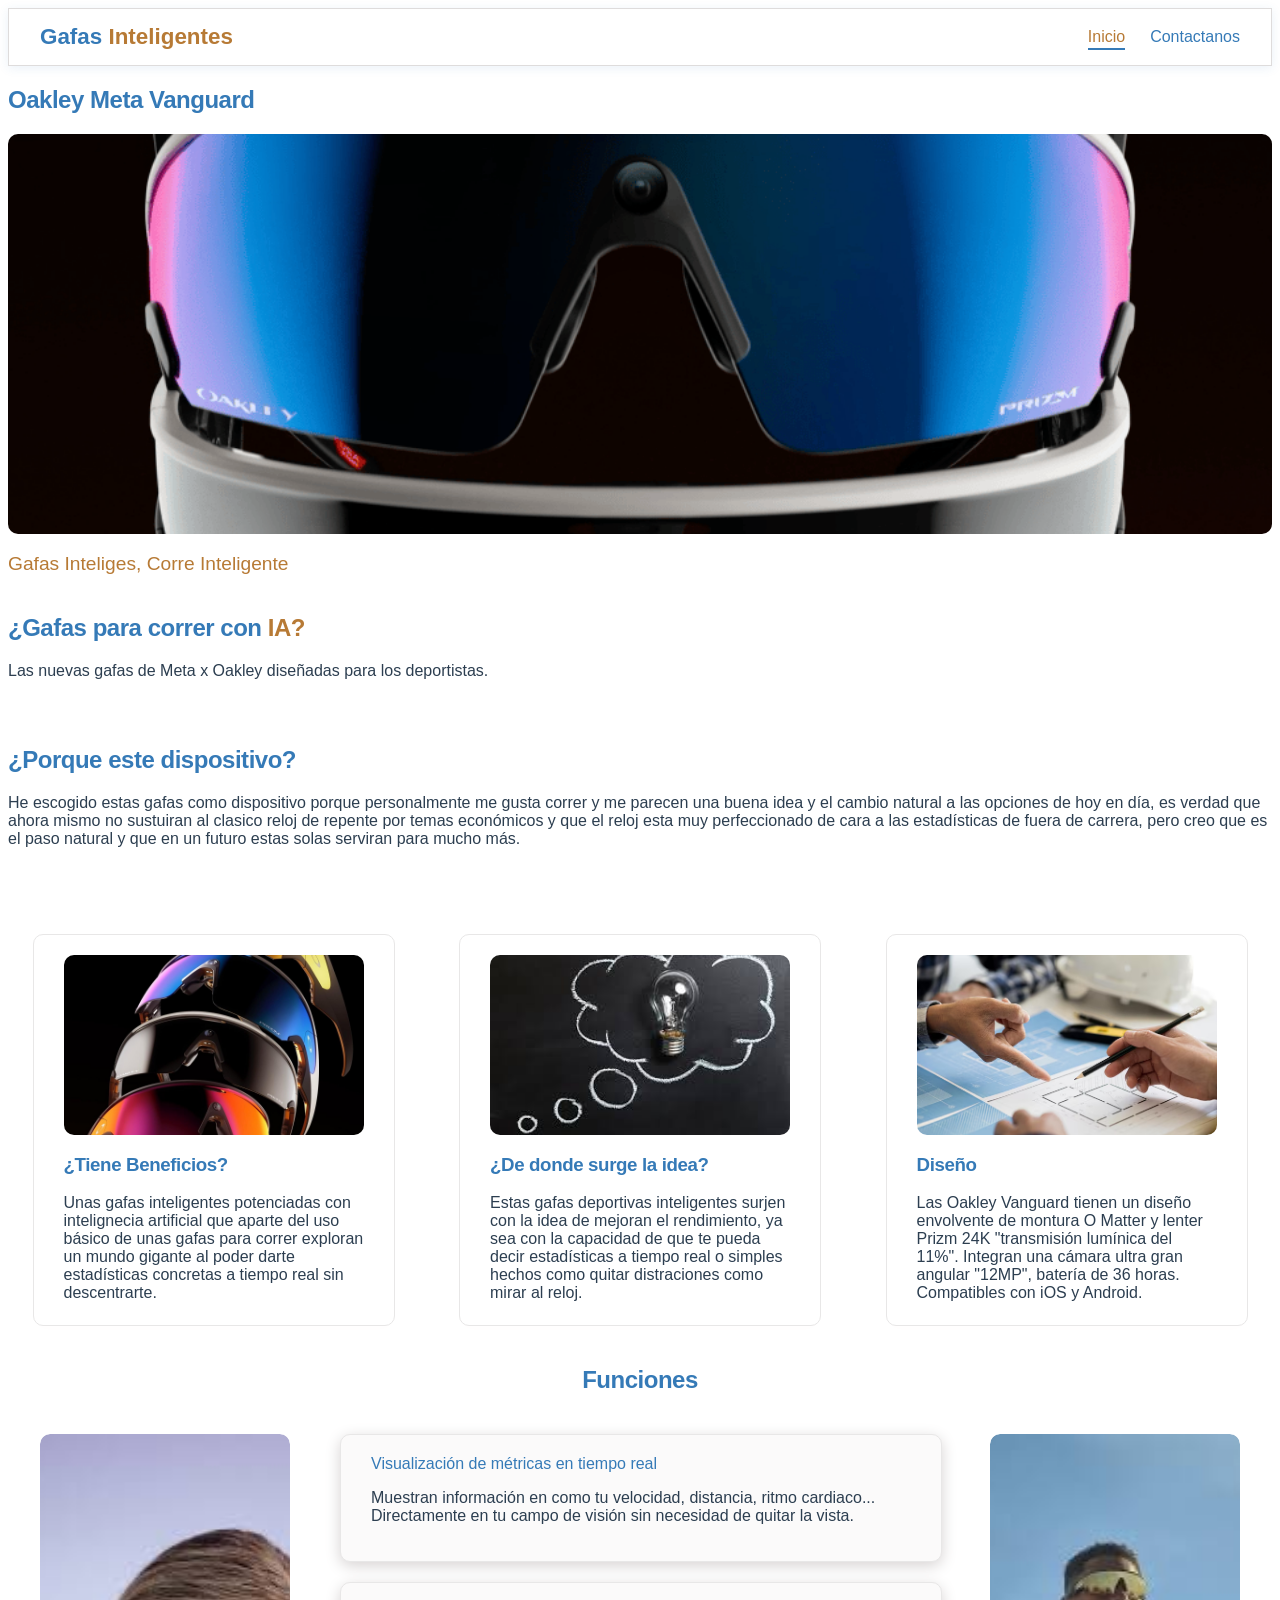
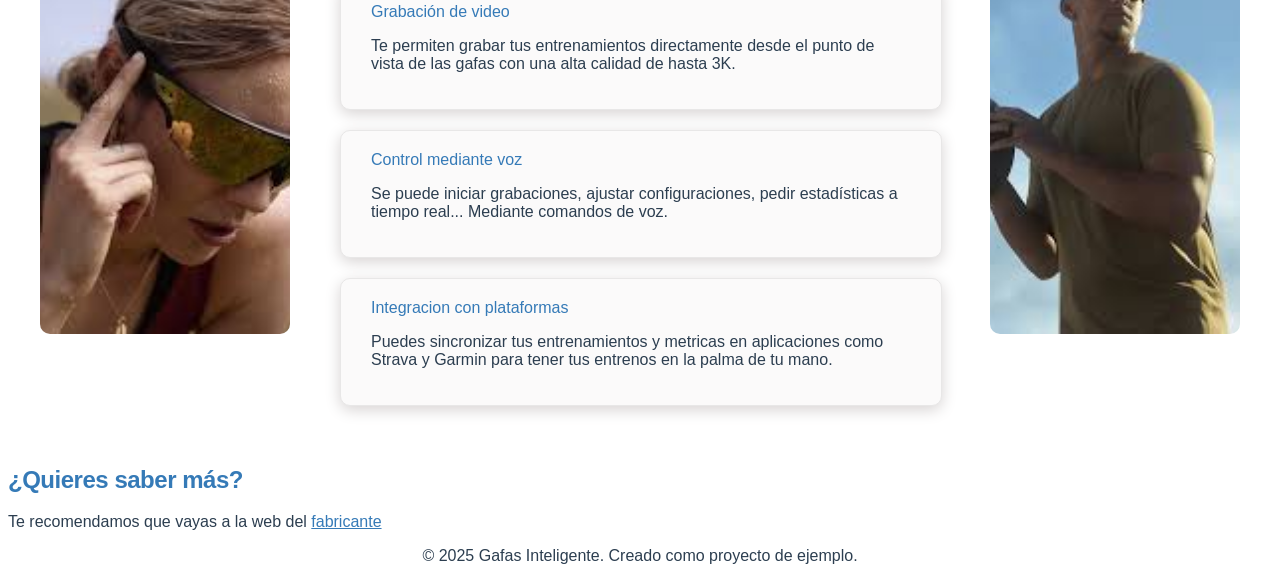
<file: index.html>
<!DOCTYPE html>
<html lang="es">
<head>
    <meta charset="UTF-8">
    <meta name="viewport" content="width=device-width, initial-scale=1.0">
    <title>Gafas Inteligentes para Correr</title>
    <link rel="stylesheet" href="estilos.css">
    
</head>
<body>
    <header>
        <nav class="nav-container">
            <a href="index.html" class="logo">Gafas <span>Inteligentes</span></a>
            <div class="nav-menu">
                <ul>
                    <li><a href="index.html" class="active">Inicio</a></li>
                    <li><a href="contactanos.html">Contactanos</a></li>
                </ul>
            </div>
        </nav>
    </header>

    <main>
        <section class="hero">
            <div class="principal">
            <h1>Oakley Meta Vanguard</h1>
            <img src="./imagenes/01_Oakley-Meta-Vanguard.gif" alt="foto gafas">
            <p><span>Gafas Inteliges, Corre Inteligente</span></p>
            </div>
        </section>

            <section id="Descubrelo">
                <div class="default">
                <h2>¿Gafas para correr con <span>IA?</span></h2>
                <p>Las nuevas gafas de Meta x Oakley diseñadas para los deportistas.</p>
                </div>
                <div class="default">
                <h2>¿Porque este dispositivo?</h2>
                <p>He escogido estas gafas como dispositivo porque personalmente me gusta correr y me parecen una buena idea y el cambio natural a las opciones de hoy en día, 
                    es verdad que ahora mismo no sustuiran al clasico reloj de repente por temas económicos y que el reloj esta muy perfeccionado de cara a las estadísticas de fuera de carrera, pero creo que es el paso natural y que en un futuro estas solas serviran para mucho más.</p>
                </div>
                <div class="container">
                    <div class="caja">
                        <div class="encabezado">
                            <img src="./imagenes/Oakley-Meta-Vanguard.jpg" alt="foto">
                        </div>
                        <div class="content">
                            <h3>¿Tiene Beneficios?</h3>
                            <p>Unas gafas inteligentes potenciadas con intelignecia artificial que aparte del uso básico de unas gafas para correr exploran un mundo gigante al poder darte estadísticas concretas a tiempo real sin descentrarte.</p>
                        </div>
                    </div>

                    <div class="caja">
                        <div class="encabezado">
                            <img src="./imagenes/pensar.jpeg" alt="foto">
                        </div>
                        <div class="content">
                            <h3>¿De donde surge la idea?</h3>
                            <p>Estas gafas deportivas inteligentes surjen con la idea de mejoran el rendimiento, ya sea con la capacidad de que te pueda decir estadísticas a tiempo real o simples hechos como quitar distraciones como mirar al reloj.</p>
                        </div>
                    </div>

                    <div class="caja">
                        <div class="encabezado">
                             <img src="./imagenes/estructura.jpg" alt="foto">
                        </div>
                        <div class="content"></div>
                            <h3>Diseño</h3>
                            <p>Las Oakley Vanguard tienen un diseño envolvente de montura O Matter y lenter Prizm 24K "transmisión lumínica del 11%". Integran una cámara ultra gran angular "12MP", batería de 36 horas. Compatibles con iOS y Android.</p>
                        </div>
                    </div>
                </div>
            </section>
        

        <section id="Func">
            <div class="funciones">
            <h2>Funciones</h2>

            <div class="fila-funciones">

            <div class="fotof izquierda">
      <img src="./imagenes/mujer.jpeg" alt="Gafas izquierda">
             </div>

            
            
            
                <ol>
                    <div class="cajal">
                    <li>Visualización de métricas en tiempo real
                        <p>Muestran información en como tu velocidad, distancia, ritmo cardiaco... Directamente en tu campo de visión sin necesidad de quitar la vista.</p>
                    </li>
                    </div>
                    <div class="cajal">
                    <li>Grabación de video
                        <p>Te permiten grabar tus entrenamientos directamente desde el punto de vista de las gafas con una alta calidad de hasta 3K.</p>
                    </li>
                    </div>
                    <div class="cajal">
                    <li>Control mediante voz
                        <p>Se puede iniciar grabaciones, ajustar configuraciones, pedir estadísticas a tiempo real... Mediante comandos de voz.</p>
                    </li>
                    </div>
                    <div class="cajal">
                    <li>Integracion con plataformas
                        <p>Puedes sincronizar tus entrenamientos y metricas en aplicaciones como Strava y Garmin para tener tus entrenos en la palma de tu mano.</p>
                    </li>
                    </div>
                </ol>

                <div class="fotof derecha">
                    <img src="./imagenes/rugby.jpeg" alt="Gafas derecha">
             </div>
            </div>
            </div>
        </section>

        <section>
            <h2>¿Quieres saber más?</h2>
            <p>Te recomendamos que vayas a la web del <a href="https://www.meta.com/es/ai-glasses/oakley-meta-vanguard-black-prizm-24k/">fabricante</a></p>
        </section>
    </main>


    <footer class="footer">
        <p>&copy; 2025 Gafas Inteligente. Creado como proyecto de ejemplo.</p>
    </footer>
</body>
</html>
</file>
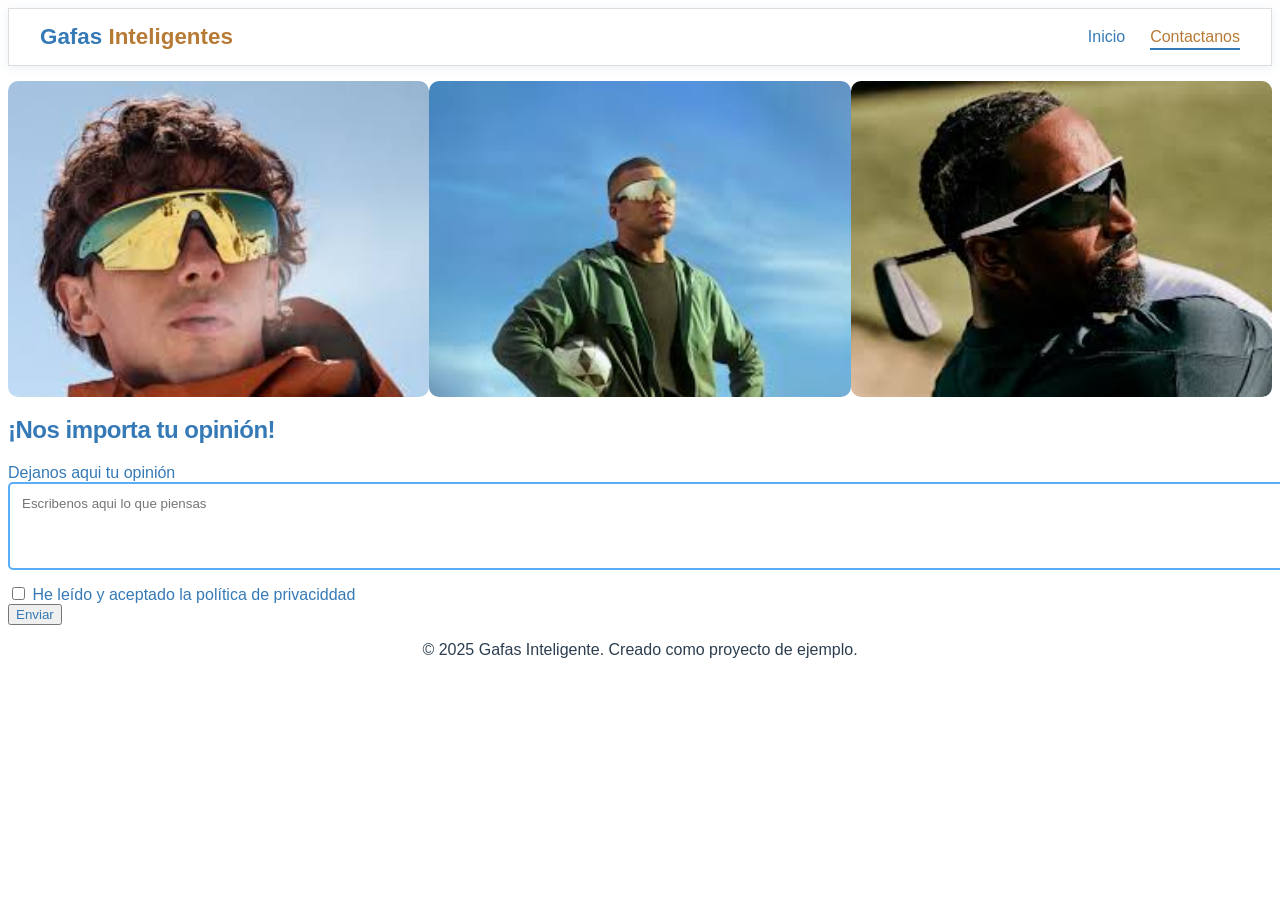
<file: contactanos.html>
<!DOCTYPE html>
<html lang="es">
<head>
    <meta charset="UTF-8">
    <meta name="viewport" content="width=device-width, initial-scale=1.0">
    <title>Contactanos - Gafas Inteligente</title>
    <link rel="stylesheet" href="estilos.css">
    
</head>
<body>
    <header>
        <nav class="nav-container">
            <a href="index.html" class="logo">Gafas <span>Inteligentes</span></a>
            <div class="nav-menu">
                <ul>
                    <li><a href="index.html" >Inicio</a></li>
                    <li><a href="contactanos.html" class="active">Contactanos</a></li>
                </ul>
            </div>
        </nav>
    </header>


    <main>
        
        <div class="fotos">
        <img src="./imagenes/hombre.jpeg" alt="foto 1">
        <img src="./imagenes/mbappe.jpeg" alt="foto 2">
        <img src="./imagenes/golf.jpeg" alt="foto 3">
        </div>
        <div>
            <section>
                <h2>¡Nos importa tu opinión!</h2>
                <form >
                    <label for="opin">Dejanos aqui tu opinión</label><br/>
                    <textarea name="opi" id="opi" rows="4" placeholder="Escribenos aqui lo que piensas"></textarea><br/>
                    <input type="checkbox" name="politica" id="politica">
                    <label for="politica">He leído y aceptado la política de privaciddad</label><br/>
                    <button type="submit">Enviar</button>
                </form>
            </section>
        </div>
    </main>

    <footer class="footer">
        <p>&copy; 2025 Gafas Inteligente. Creado como proyecto de ejemplo.</p>
    </footer>
    </body>
</html>
</file>
<file: estilos.css>
*{
    color: #357ab7;
    font-family: 'Inter', sans-serif;
}

p{
    color:#2c3e50;
}

h1,h2,h3{
    font-weight: 600;
    letter-spacing: -0.02em;
}

.container {
   
    display: flex;
    width: 100%;
    flex-direction: row;
    justify-content: space-evenly;
    align-items: center;
    gap: 40px;
    margin-top: 40px;
    flex-wrap: wrap;
}

.caja {
    
    background-color: white;
    color: #357ab7;
    height: 350px;
    padding: 20px 30px;
    font-size: 1rem;
    border-radius: 10px;
    border: 0.01px solid #e8e7e7;
    box-shadow: 0 4px 15px rgb(255, 254, 254);
    width: 300px;
    overflow: visible;
    position: relative;
}

.caja p{
    color: #2c3e50;;
}

.encabezado {
    width: 100%;
    height: 180px; 
    overflow: visible;
    position: relative;
}

.encabezado img {
    width: 100%;
    height: 100%;
    border-radius: 10px;
    transition: transform 0.5s ease, box-shadow 0.5s ease;
    object-fit: cover;
    display: absolute;
    z-index: 2;
    position: relative;
}




.encabezado img:hover {
    transform: scale(1.2) translateY(-10px);
    box-shadow: 0 8px 25px rgba(53, 122, 183, 0.4);
}

#Descubrelo {
    display: flex;
    flex-direction: column;
    justify-content: center;
    align-items: flex-start;
    gap: 30px;
    
}
 .footer{
    display: block;
    align-items: end;
    height: 30px;
    text-align: center;
    color: black;
    
 }

 .default p{
    color: #2c3e50;
    
 }

.funciones {
  display: flex;
  flex-direction: column; 
  align-items: center;
  gap: 20px;
  padding: 20px;
}

.funciones h2 {
  text-align: center;
  width: 100%;
}

.fila-funciones {
  display: flex;
  align-items: flex-start;
  justify-content: center;
  gap: 20px;
  flex-wrap: wrap; 
  width: 100%;
}





.fotof.izquierda,
.fotof.derecha {
  flex: 0 0 250px; 
}

.fila-funciones ol {
  flex: 1; 
  max-width: 600px;
  margin: 0;
  padding: 0 10px;
  list-style: none;
}

.funciones ol {
  display: inline-block;
  vertical-align: top;
  max-width: 600px;
  margin: 0 20px;
}

.cajal {
  background-color: #fbfafa;
  color: #357ab7;
  padding: 20px 30px;
  border-radius: 10px;
  border: 1px solid #e8e7e7;
  box-shadow: 0 4px 15px rgb(215, 211, 211);
  margin-bottom: 15px;
  width: 90%;
  max-width: 600px;
  transition: transform 0.5s ease, box-shadow 0.5s ease;
  margin-bottom: 20px;

}



.fotof {
  width: 100%;
  max-width: 500px;
  border-radius: 10px;
  overflow: hidden;
}


.fotof img {
  width: 100%;
  height: 500px;
  border-radius: 10px;
  object-fit: cover;
}



 .cajal:hover{
    transform: scale(1.0) translateY(-5px);
    box-shadow: 0 8px 25px rgba(53, 122, 183, 0.4);
 }

 .hero img {
  width: 100%;        
  max-height: 400px;   
  object-fit: cover;  
  display: block;      
  margin: 0 auto;      
  border-radius: 10px; 
}

header {
  background-color: #ffffff; 
  box-shadow: 0 2px 10px rgba(53, 122, 183, 0.1); 
  border: 0.01px solid #dedcdc;
  position: sticky;
  top: 0;
  z-index: 10;
}


.nav-container {
  max-width: 1200px;
  margin: 0 auto;
  padding: 15px 30px;
  display: flex;
  justify-content: space-between;
  align-items: center;
}

.logo {
  font-size: 1.4rem;
  font-weight: 700;
  text-decoration: none;
  color: #357ab7;
  transition: color 0.3s ease;
}

.logo:hover {
  color: #2c3e50;
}

.nav-menu ul {
  list-style: none;
  display: flex;
  gap: 25px;
  margin: 0;
  padding: 0;
}

.nav-menu a {
  text-decoration: none;
  color: #357ab7;
  font-weight: 500;
  padding-bottom: 3px;
}


.nav-menu a.active {
  color: #B77A35;
  border-bottom: 2px solid #357ab7;
}


span{
  color:#B77A35;
}

 .fotos{
  margin-top: 15px;
  display: flex;
  flex-direction: row;
  justify-content: center;
  

 }

 .fotos img{
  width: 100%;
  height: auto;
  border-radius: 10px;
  object-fit: cover;
  transition: transform 0.5s ease, box-shadow 0.5s ease;
 }

 .fotos img:hover{
  transform: scale(1.001) translateY(-5px);
  box-shadow: 0 8px 25px rgba(53, 122, 183, 0.4);
 }


 textarea {
    width: 100%;
    padding: 12px;
    margin-bottom: 10px;
    background-color: #ffffff;
    color: #E0E0E0;
    border: 2px solid #5aaef8;
    border-radius: 5px;
}

.principal p{
    font-size: larger;
    font-weight: 400;
    font-display: fallback;
}
</file>
